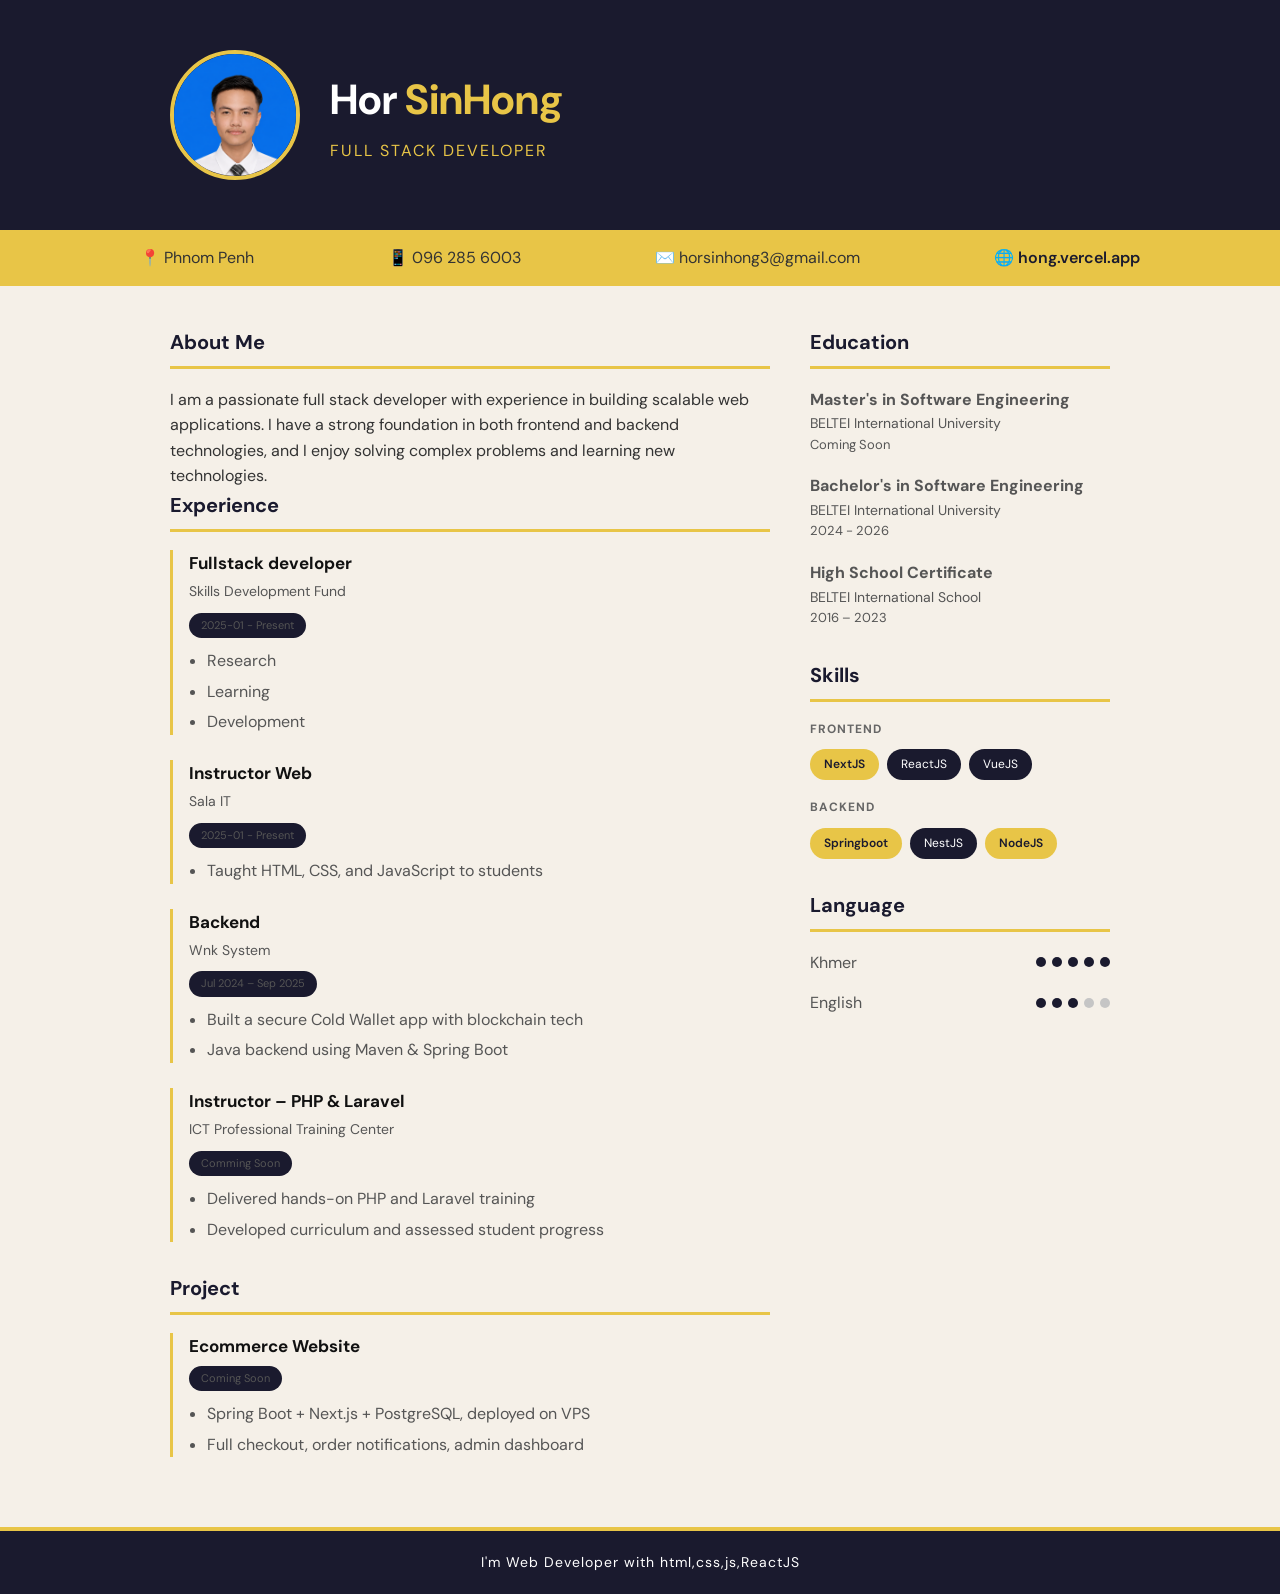
<file: index.html>
<!DOCTYPE html>
<html lang="en">

<head>
  <meta charset="UTF-8">
  <meta name="viewport" content="width=device-width, initial-scale=1.0">
  <title>My CV</title>
  <link href="https://fonts.googleapis.com/css2?family=DM+Sans:wght@400;500;700&display=swap" rel="stylesheet">
  <link rel="stylesheet" href="./style.css">

 
</head>

<body>
  <header>
    <div class="group-header">
      <div class="avatar">
        <img src="./Me.png" alt="Profile">
      </div>
      <div>
        <h1>Hor <span class="header-text">SinHong</span></h1>
        <p class="header-text">FULL STACK DEVELOPER</p>
      </div>
    </div>

  </header>

  <div class="contact-bar">
    <ul>
      <li>📍 Phnom Penh</li>
      <li>📱 096 285 6003</li>
      <li>✉️ horsinhong3@gmail.com</li>
      <li>
        🌐 <a href="https://www.youtube.com/watch?v=jYKftSF9U5M&t=5s" target="_blank">hong.vercel.app</a>
      </li>
    </ul>
  </div>

  <main>
    <!-- Left column -->
    <div>
      <div>
        <h3 class="section-title">About Me</h3>
        <p>I am a passionate full stack developer with experience in building scalable web applications. I have a strong foundation in both frontend and backend technologies, and I enjoy solving complex problems and learning new technologies.</p>
      </div>

      <div class="section">
        <h3 class="section-title">Experience</h3>
        <div class="job">
          <h5>Fullstack developer</h5>
          <p class="company">Skills Development Fund</p>
          <p class="date-badge">2025-01 - Present</p>
          <ul>
            <li>Research</li>
            <li>Learning</li>
            <li>Development</li>
          </ul>
        </div>

        <div class="job">
          <h5>Instructor Web</h5>
          <p class="company">Sala IT</p>
          <p class="date-badge">2025-01 - Present</p>
          <ul>
            <li>Taught HTML, CSS, and JavaScript to students</li>
          </ul>
        </div>

        <div class="job">
          <h5>Backend</h5>
          <p class="company">Wnk System</p>
          <p class="date-badge">Jul 2024 – Sep 2025</p>
          <ul>
            <li>Built a secure Cold Wallet app with blockchain tech</li>
            <li>Java backend using Maven & Spring Boot</li>
          </ul>
        </div>

        <div class="job">
          <h5>Instructor – PHP & Laravel</h5>
          <p class="company">ICT Professional Training Center</p>
          <p class="date-badge">Comming Soon</p>
          <ul>
            <li>Delivered hands-on PHP and Laravel training</li>
            <li>Developed curriculum and assessed student progress</li>
          </ul>
        </div>
      </div>

      <div class="section">
        <h3 class="section-title">Project</h3>
        <div class="job">
          <h5>Ecommerce Website</h5>
          <p class="date-badge">Coming Soon</p>
          <ul>
            <li>Spring Boot + Next.js + PostgreSQL, deployed on VPS</li>
            <li>Full checkout, order notifications, admin dashboard</li>
          </ul>
        </div>

      </div>

    </div>

    <!-- Right column -->
    <div>
      <div class="section">
        <h3 class="section-title">Education</h3>
        <div class="edu-item">
          <p class="major">Master's in Software Engineering</p>
          <p class="school">BELTEI International University</p>
          <p class="year">Coming Soon</p>
        </div>

        <div class="edu-item">
          <p class="major">Bachelor's in Software Engineering</p>
          <p class="school">BELTEI International University</p>
          <p class="year">2024 - 2026</p>
        </div>

        <div class="edu-item">
          <p class="major">High School Certificate</p>
          <p class="school">BELTEI International School</p>
          <p class="year">2016 – 2023</p>
        </div>
      </div>

      <div class="section">
        <h3 class="section-title">Skills</h3>
        <div class="skill-group">
          <h5>Frontend</h5>
          <div class="skill-badge">
            <span class="badge yellow">NextJS</span>
            <span class="badge">ReactJS</span>
            <span class="badge">VueJS</span>
          </div>
        </div>

        <div class="skill-group">
          <h5>Backend</h5>
          <div class="skill-badge">
            <span class="badge yellow">Springboot</span>
            <span class="badge">NestJS</span>
            <span class="badge yellow">NodeJS</span>
          </div>
        </div>
      </div>

      <div class="section">
        <h3 class="section-title">Language</h3>
        <div class="lang-row">
          <p>Khmer</p>
          <div class="dot-group">
            <div class="lang-dot"></div>
            <div class="lang-dot"></div>
            <div class="lang-dot"></div>
            <div class="lang-dot"></div>
            <div class="lang-dot"></div>
          </div>
        </div>

        <div class="lang-row">
          <p>English</p>
          <div class="dot-group">
            <div class="lang-dot"></div>
            <div class="lang-dot"></div>
            <div class="lang-dot"></div>
            <div class="lang-dot dot-grey"></div>
            <div class="lang-dot dot-grey"></div>
          </div>
        </div>
      </div>

    </div>
  </main>

  <footer>
    I'm  Web Developer with html,css,js,ReactJS
  </footer>
</body>

</html>
</file>
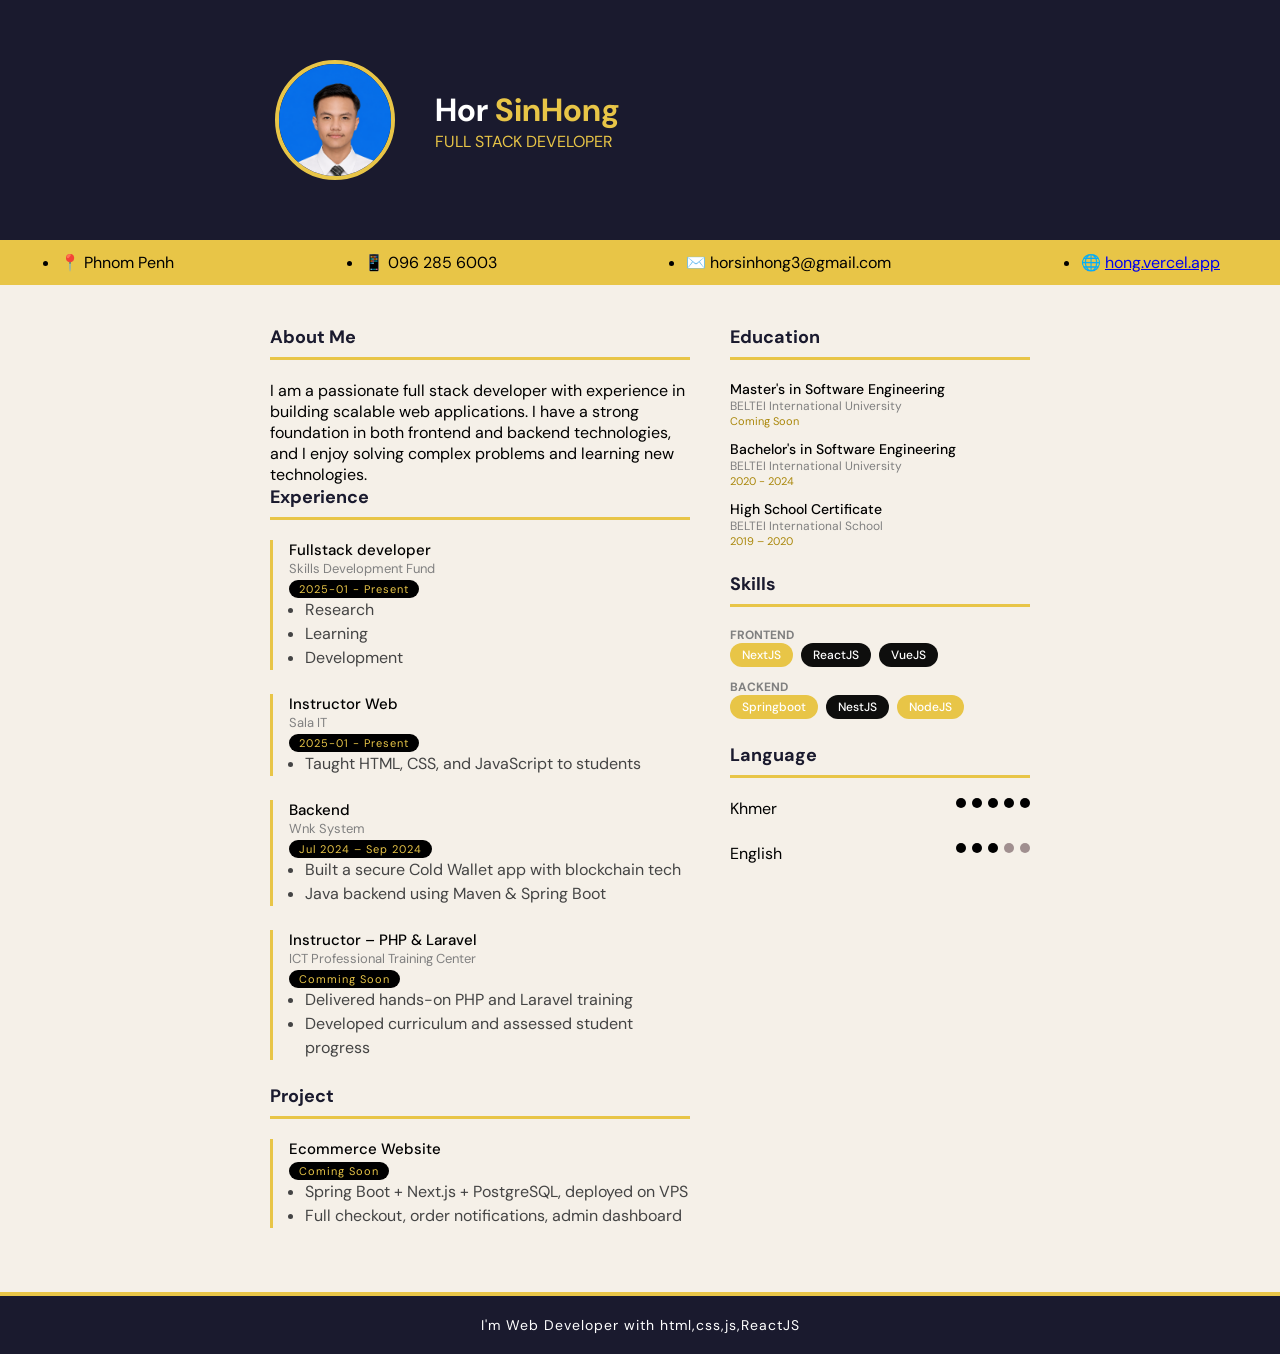
<file: hw1.html>
<!DOCTYPE html>
<html lang="en">

<head>
  <meta charset="UTF-8">
  <meta name="viewport" content="width=device-width, initial-scale=1.0">
  <title>My CV</title>
  <link href="https://fonts.googleapis.com/css2?family=DM+Sans:wght@400;500;700&display=swap" rel="stylesheet">

  <style>
    * {
      margin: 0;
      padding: 0;
      box-sizing: border-box;
    }
    .skill-badge{
    display:flex;
    flex-wrap:wrap;
    gap:8px;
}

.badge{
    padding:6px 14px;
    border-radius:50px;
    font-size:12px;
    font-weight:500;
    background:#f3f4f6;
    color:#1a1a2e;
}

.yellow{
    background:#e8c547;
}

    body {
      background-color: #f5f0e8;
      font-family: 'DM Sans', sans-serif;
    }

    .header-text {
      color: #e8c547;
    }

    header {
       background-color: #1a1a2e;
      color: white;
    }

    .group-header {
      max-width: 850px;
      margin: 0 auto;
      display: flex;
      gap: 40px;
      align-items: center;
      padding: 60px;
    }

    .contact-bar {
    background: #e8c547;
    padding: 12px 60px;
}

.contact-bar ul {
    display: flex;
    justify-content: space-between;
    flex-wrap: wrap;
}

    main {
      padding: 40px 40px 40px 60px;
      display: grid;
      grid-template-columns: 1fr 300px;
      max-width: 860px;
      margin: 0 auto;
      gap: 40px;
    }

    .section {
      margin-bottom: 24px;
      
    }

   .section-title {
    font-size: 18px;
    font-weight: 700;
    color: #1a1a2e;
    padding-bottom: 8px;
    border-bottom: 3px solid #e8c547;
    margin-bottom: 20px;
}

    .job {
      border-left: 3px solid #e8c547;
      padding-left: 16px;
      margin-bottom: 24px;
    }

    .job h5 {
      font-size: 15px;
      font-weight: 500;
      color: black;
    }

    .job .company {
      font-size: 13px;
      color: gray;
    }

    .job .date-badge {
      background-color: black;
      color: #e8c547;
      font-size: 11px;
      display: inline-block;
      /* top, right, bottom, left */
      /* padding: 2px 10px 2px 10px; */

      /* y=top+bottom, x=left + right */
      padding: 2px 10px;
      border-radius: 20px;
      letter-spacing: 1px;
    }

    .job ul {
      color: #444;
      padding-left: 16px;
      line-height: 1.5;
    }

    .edu-item {
      margin-bottom: 12px;
    }

    .edu-item .major {
      color: black;
      font-size: 14px;
      font-weight: 500;
    }

    .edu-item .school {
      font-size: 12px;
      color: gray;
    }

    .edu-item .year {
      font-size: 11px;
      color: #aa870a;
    }

    .skill-group {
      margin-bottom: 12px;
    }

    .skill-group h5 {
      font-size: 12px;
      color: gray;
      text-transform: uppercase;
    }

    .skill-badge .badge {
      background-color: #0e0e0d;
      color: white;
      /* y=top,bottom  , x=left,right */
      padding: 4px 12px;
      border-radius: 20px;
      font-size: 12px;
    }

    .skill-badge .yellow {
      background-color: #e8c547;
    }

    .lang-row {
      display: flex;
      justify-content: space-between;
      margin-bottom: 15px;
    }

    .lang-dot {
      width: 10px;
      height: 10px;
      background-color: black;
      border-radius: 50%;
      margin-bottom: 10px;
    }

    .dot-group {
      display: flex;
      gap: 6px;
      margin-bottom: 10px;
    }

    .dot-grey {
      background-color: rgb(160, 143, 143);
    }

    footer {
    text-align: center;
    background-color: #1a1a2e;
    color: white;
    padding: 20px;
    font-size: 14px;
    letter-spacing: 1px;
    border-top: 4px solid #e8c547;
}

    .avatar {
      width: 120px;
      height: 120px;
      border-radius: 50%;
      background-color: white;
      display: flex;
      justify-content: center;
      border: 4px solid #e8c547;
      overflow: hidden;
    }

    .avatar img {
      width: 200px;
      height: 150px;
    }
  </style>
</head>

<body>
  <header>
    <div class="group-header">
      <div class="avatar">
        <img src="./Me.png" alt="Profile">
      </div>
      <div>
        <h1>Hor <span class="header-text">SinHong</span></h1>
        <p class="header-text">FULL STACK DEVELOPER</p>
      </div>
    </div>

  </header>

  <div class="contact-bar">
    <ul>
      <li>📍 Phnom Penh</li>
      <li>📱 096 285 6003</li>
      <li>✉️ horsinhong3@gmail.com</li>
      <li>
        🌐 <a href="https://www.youtube.com/" target="_blank">hong.vercel.app</a>
      </li>
    </ul>
  </div>

  <main>
    <!-- Left column -->
    <div>
      <div>
        <h3 class="section-title">About Me</h3>
        <p>I am a passionate full stack developer with experience in building scalable web applications. I have a strong foundation in both frontend and backend technologies, and I enjoy solving complex problems and learning new technologies.</p>
      </div>

      <div class="section">
        <h3 class="section-title">Experience</h3>
        <div class="job">
          <h5>Fullstack developer</h5>
          <p class="company">Skills Development Fund</p>
          <p class="date-badge">2025-01 - Present</p>
          <ul>
            <li>Research</li>
            <li>Learning</li>
            <li>Development</li>
          </ul>
        </div>

        <div class="job">
          <h5>Instructor Web</h5>
          <p class="company">Sala IT</p>
          <p class="date-badge">2025-01 - Present</p>
          <ul>
            <li>Taught HTML, CSS, and JavaScript to students</li>
          </ul>
        </div>

        <div class="job">
          <h5>Backend</h5>
          <p class="company">Wnk System</p>
          <p class="date-badge">Jul 2024 – Sep 2024</p>
          <ul>
            <li>Built a secure Cold Wallet app with blockchain tech</li>
            <li>Java backend using Maven & Spring Boot</li>
          </ul>
        </div>

        <div class="job">
          <h5>Instructor – PHP & Laravel</h5>
          <p class="company">ICT Professional Training Center</p>
          <p class="date-badge">Comming Soon</p>
          <ul>
            <li>Delivered hands-on PHP and Laravel training</li>
            <li>Developed curriculum and assessed student progress</li>
          </ul>
        </div>
      </div>

      <div class="section">
        <h3 class="section-title">Project</h3>
        <div class="job">
          <h5>Ecommerce Website</h5>
          <p class="date-badge">Coming Soon</p>
          <ul>
            <li>Spring Boot + Next.js + PostgreSQL, deployed on VPS</li>
            <li>Full checkout, order notifications, admin dashboard</li>
          </ul>
        </div>

      </div>

    </div>

    <!-- Right column -->
    <div>
      <div class="section">
        <h3 class="section-title">Education</h3>
        <div class="edu-item">
          <p class="major">Master's in Software Engineering</p>
          <p class="school">BELTEI International University</p>
          <p class="year">Coming Soon</p>
        </div>

        <div class="edu-item">
          <p class="major">Bachelor's in Software Engineering</p>
          <p class="school">BELTEI International University</p>
          <p class="year">2020 - 2024</p>
        </div>

        <div class="edu-item">
          <p class="major">High School Certificate</p>
          <p class="school">BELTEI International School</p>
          <p class="year">2019 – 2020</p>
        </div>
      </div>

      <div class="section">
        <h3 class="section-title">Skills</h3>
        <div class="skill-group">
          <h5>Frontend</h5>
          <div class="skill-badge">
            <span class="badge yellow">NextJS</span>
            <span class="badge">ReactJS</span>
            <span class="badge">VueJS</span>
          </div>
        </div>

        <div class="skill-group">
          <h5>Backend</h5>
          <div class="skill-badge">
            <span class="badge yellow">Springboot</span>
            <span class="badge">NestJS</span>
            <span class="badge yellow">NodeJS</span>
          </div>
        </div>
      </div>

      <div class="section">
        <h3 class="section-title">Language</h3>
        <div class="lang-row">
          <p>Khmer</p>
          <div class="dot-group">
            <div class="lang-dot"></div>
            <div class="lang-dot"></div>
            <div class="lang-dot"></div>
            <div class="lang-dot"></div>
            <div class="lang-dot"></div>
          </div>
        </div>

        <div class="lang-row">
          <p>English</p>
          <div class="dot-group">
            <div class="lang-dot"></div>
            <div class="lang-dot"></div>
            <div class="lang-dot"></div>
            <div class="lang-dot dot-grey"></div>
            <div class="lang-dot dot-grey"></div>
          </div>
        </div>
      </div>

    </div>
  </main>

  <footer>
    I'm  Web Developer with html,css,js,ReactJS
  </footer>
</body>

</html>
</file>
<file: style.css>
* {
    margin: 0;
    padding: 0;
    box-sizing: border-box;
}

body {
    font-family: 'DM Sans', sans-serif;
    background: #f5f0e8;
    color: #333;
    line-height: 1.6;
}

/* Header */
header {
    background: #1a1a2e;
    color: white;
}

.header-text {
    color: #e8c547;
}

.group-header {
    max-width: 1000px;
    margin: 0 auto;
    padding: 50px 30px;
    display: flex;
    align-items: center;
    gap: 30px;
}

.avatar {
    width: 130px;
    height: 130px;
    border-radius: 50%;
    overflow: hidden;
    border: 4px solid #e8c547;
    background: white;
    flex-shrink: 0;
}

.avatar img {
    width: 100%;
    height: auto;
    object-fit: cover;
}

.group-header h1 {
    font-size: 42px;
    margin-bottom: 5px;
}

.group-header p {
    font-size: 16px;
    letter-spacing: 2px;
}

/* Contact Bar */
.contact-bar {
    background: #e8c547;
    padding: 15px 25px;
}

.contact-bar ul {
    max-width: 1000px;
    margin: 0 auto;
    list-style: none;
    display: flex;
    justify-content: space-between;
    flex-wrap: wrap;
    gap: 10px;
}

.contact-bar a {
    color: #1a1a2e;
    text-decoration: none;
    font-weight: 600;
}

.contact-bar a:hover {
    text-decoration: underline;
}

/* Main Layout */
main {
    max-width: 1000px;
    margin: 0 auto;
    padding: 40px 30px;
    display: grid;
    grid-template-columns: 2fr 1fr;
    gap: 40px;
}

/* Sections */
.section {
    margin-bottom: 30px;
}

.section-title {
    font-size: 20px;
    color: #1a1a2e;
    font-weight: 700;
    margin-bottom: 18px;
    padding-bottom: 8px;
    border-bottom: 3px solid #e8c547;
}

/* About */
.section p {
    color: #555;
}

/* Experience */
.job {
    border-left: 3px solid #e8c547;
    padding-left: 16px;
    margin-bottom: 25px;
}

.job h5 {
    font-size: 17px;
    color: #111;
    margin-bottom: 3px;
}

.company {
    color: #777;
    font-size: 14px;
    margin-bottom: 8px;
}

.date-badge {
    display: inline-block;
    background: #1a1a2e;
    color: #e8c547;
    padding: 4px 12px;
    border-radius: 20px;
    font-size: 11px;
    margin-bottom: 10px;
}

.job ul {
    padding-left: 18px;
}

.job li {
    margin-bottom: 5px;
    color: #555;
}

/* Education */
.edu-item {
    margin-bottom: 18px;
}

.major {
    font-weight: 700;
    color: #111;
}

.school {
    color: #666;
    font-size: 14px;
}

.year {
    color: #aa870a;
    font-size: 13px;
}

/* Skills */
.skill-group {
    margin-bottom: 18px;
}

.skill-group h5 {
    margin-bottom: 10px;
    color: #666;
    text-transform: uppercase;
    font-size: 12px;
    letter-spacing: 1px;
}

.skill-badge {
    display: flex;
    flex-wrap: wrap;
    gap: 8px;
}

.badge {
    background: #1a1a2e;
    color: white;
    padding: 6px 14px;
    border-radius: 50px;
    font-size: 12px;
}

.badge.yellow {
    background: #e8c547;
    color: #1a1a2e;
    font-weight: 600;
}

/* Languages */
.lang-row {
    display: flex;
    justify-content: space-between;
    align-items: center;
    margin-bottom: 15px;
}

.dot-group {
    display: flex;
    gap: 6px;
}

.lang-dot {
    width: 10px;
    height: 10px;
    border-radius: 50%;
    background: #1a1a2e;
}

.dot-grey {
    background: #c5c5c5;
}

/* Footer */
footer {
    background: #1a1a2e;
    color: white;
    text-align: center;
    padding: 20px;
    border-top: 4px solid #e8c547;
    font-size: 14px;
    letter-spacing: 1px;
}

/* Responsive Tablet */
@media (max-width: 768px) {

    .group-header {
        flex-direction: column;
        text-align: center;
        padding: 40px 20px;
    }

    .group-header h1 {
        font-size: 34px;
    }

    main {
        grid-template-columns: 1fr;
        padding: 30px 20px;
    }

    .contact-bar ul {
        justify-content: center;
        text-align: center;
    }

    .lang-row {
        flex-direction: column;
        align-items: flex-start;
        gap: 8px;
    }
}

/* Responsive Mobile */
@media (max-width: 480px) {

    .group-header {
        padding: 30px 15px;
    }

    .group-header h1 {
        font-size: 28px;
    }

    .avatar {
        width: 100px;
        height: 100px;
    }

    .contact-bar {
        padding: 15px;
    }

    .contact-bar ul {
        flex-direction: column;
        align-items: center;
    }

    .contact-bar li {
        font-size: 14px;
        word-break: break-word;
    }

    main {
        padding: 20px 15px;
    }

    .section-title {
        font-size: 18px;
    }

    .job h5 {
        font-size: 15px;
    }

    .badge {
        font-size: 11px;
        padding: 5px 10px;
    }

    footer {
        font-size: 12px;
        padding: 15px;
    }
}
</file>
